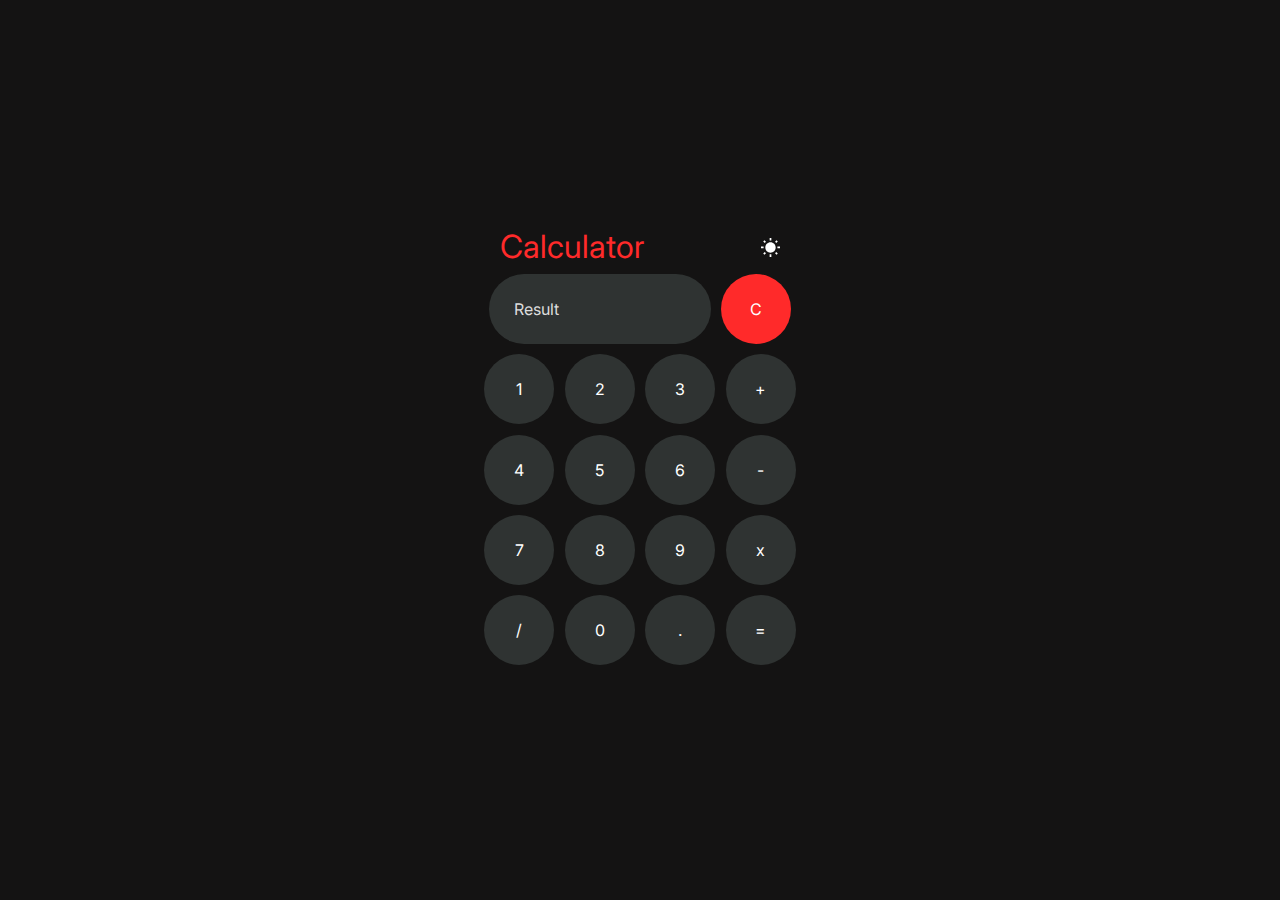
<file: level2 task1/index.html>
<!DOCTYPE html>
<html lang="en">

<head>
  <meta charset="utf-8" />
  <meta http-equiv="X-UA-Compatible" content="IE=edge" />
  <title>Calculator</title>
  <!-- <meta name="description" content="Simple Calculator With Dark Mode." />
  <meta name="viewport" content="width=device-width, initial-scale=1" />
  <link rel="icon" type="image/x-icon" href="assets/calculator.ico"> -->
  <link rel="stylesheet" href="styles/dark.css" id="theme" />
  <link rel="preconnect" href="https://fonts.googleapis.com">
  <link rel="preconnect" href="https://fonts.gstatic.com" crossorigin>
  <link href="https://fonts.googleapis.com/css2?family=Inter:wght@300;400&display=swap" rel="stylesheet">
</head>

<body>
  <div class="wrapper">
    <div class="container">
      <div class="header-container">
        
        <h1 id="toast">Calculator</h1>
        <div class="top-buttons">
          
          <button type="button" onclick="changeTheme()" class="theme-button">
            <img src="SunIcon.svg" alt="Theme Icon" height="19" width="19" id="theme-icon">
          </button>
        </div>
      </div>
      <div class="first-row">
        <input type="text" name="result" id="result" placeholder="Result" readonly />
        <input type="button" value="C" onclick="result.value=''" id="clear-button" />
      </div>
      <div class="second-row">
        <input type="button" value="1" onclick="liveScreen(1)" />
        <input type="button" value="2" onclick="liveScreen(2)" />
        <input type="button" value="3" onclick="liveScreen(3)" />
        <input class="op" type="button" value="+" onclick="liveScreen('+')" />
      </div>
      <div class="third-row">
        <input type="button" value="4" onclick=" liveScreen(4)" />
        <input type="button" value="5" onclick=" liveScreen(5)" />
        <input type="button" value="6" onclick=" liveScreen(6)" />
        <input class="op" type="button" value="-" onclick="liveScreen('-')" />
      </div>
      <div class="fourth-row">
        <input type="button" value="7" onclick="liveScreen(7)" />
        <input type="button" value="8" onclick="liveScreen(8)" />
        <input type="button" value="9" onclick=" liveScreen(9)" />
        <input class="op" type="button" value="x" onclick="liveScreen('*')" />
      </div>
      <div class="fifth-row">
        <input type="button" value="/" onclick="liveScreen('/')" />
        <input type="button" value="0" onclick="liveScreen(0)" />
        <input type="button" value="." onclick="liveScreen('.')" />
        <input class="op" type="button" value="=" onclick="calculate(result.value)" />
      </div>
    </div>
  </div>
  <script src="script.js">
  </script>
</body>

</html>
</file>
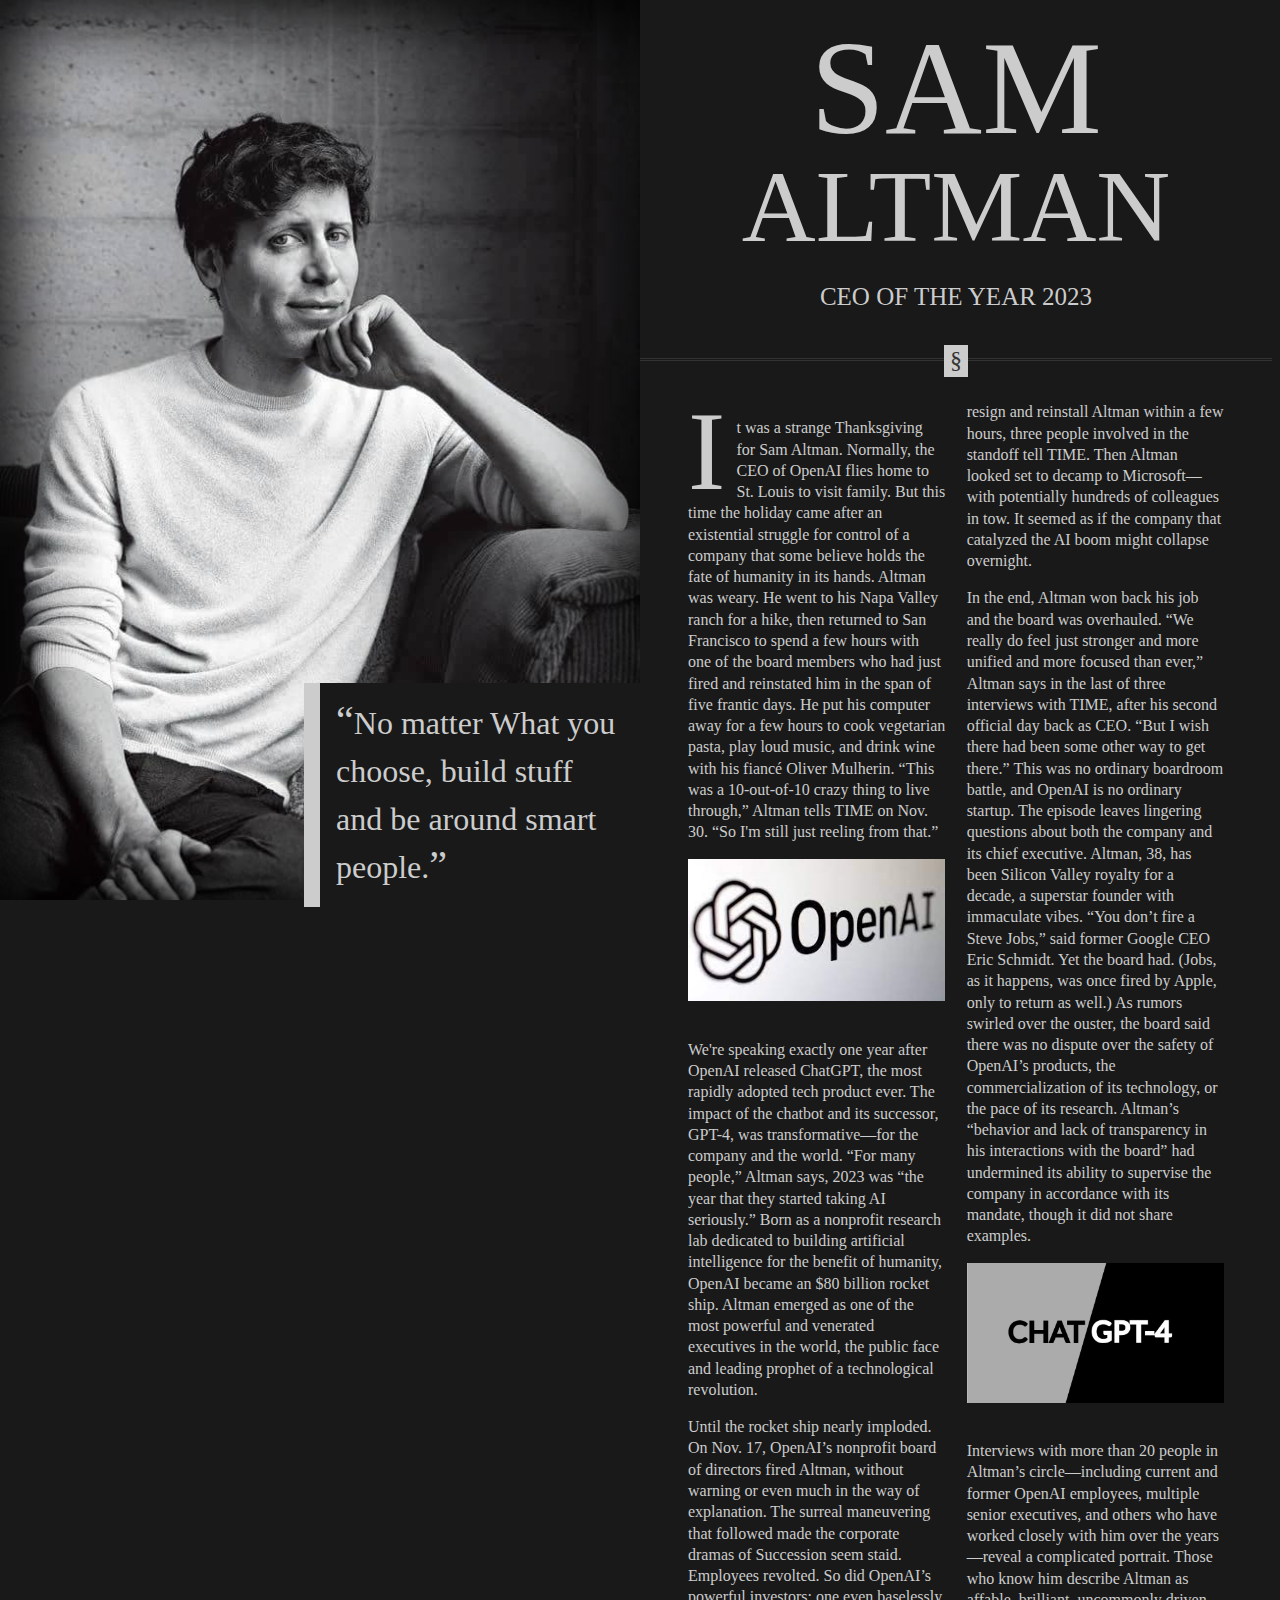
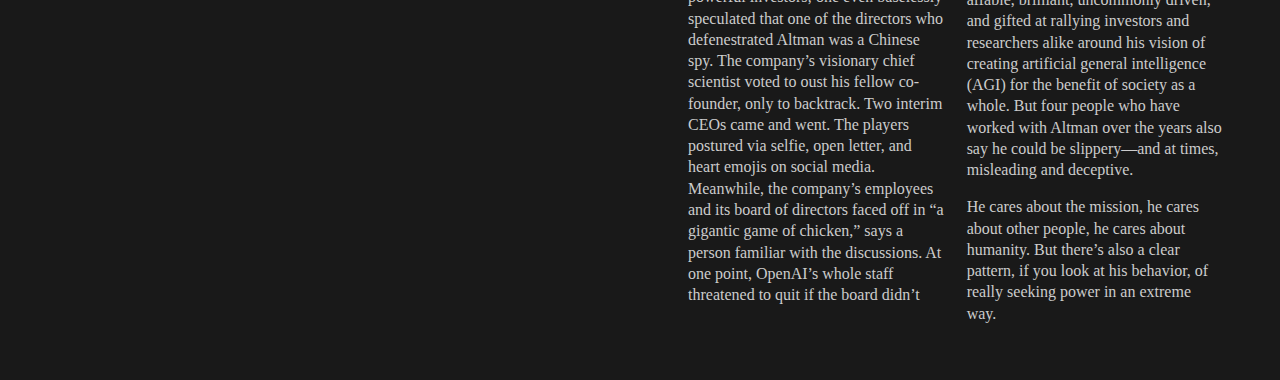
<file: level2 task2/index.html>
<!DOCTYPE html>
<html lang="en">
  <head>
    <meta charset="UTF-8" />
    <meta name="viewport" content="width=device-width, initial-scale=1.0" />
    <link rel="stylesheet" href="style.css" />
    <title>Admiration</title>
  </head>
  <body>
    <div class="profile"></div>
    <article>
      <header>
        <h1>
          <div class="headline-1">Sam</div>
          <div class="headline-2">Altman</div>
        </h1>
        <p class="subheading">
            CEO OF THE YEAR 2023
        </p>
      </header>
      <hr />
      <section>
        <p>
            It was a strange Thanksgiving for Sam Altman. Normally, the CEO of OpenAI flies home to St. Louis to visit family. But this time the holiday came after an existential struggle for control of a company that some believe holds the fate of humanity in its hands. Altman was weary. He went to his Napa Valley ranch for a hike, then returned to San Francisco to spend a few hours with one of the board members who had just fired and reinstated him in the span of five frantic days. He put his computer away for a few hours to cook vegetarian pasta, play loud music, and drink wine with his fiancé Oliver Mulherin. “This was a 10-out-of-10 crazy thing to live through,” Altman tells TIME on Nov. 30. “So I'm still just reeling from that.”
        </p>
        <img
          alt=""
          src="openai.jpg"
        />
        <p>
            We're speaking exactly one year after OpenAI released ChatGPT, the most rapidly adopted tech product ever. The impact of the chatbot and its successor, GPT-4, was transformative—for the company and the world. “For many people,” Altman says, 2023 was “the year that they started taking AI seriously.” Born as a nonprofit research lab dedicated to building artificial intelligence for the benefit of humanity, OpenAI became an $80 billion rocket ship. Altman emerged as one of the most powerful and venerated executives in the world, the public face and leading prophet of a technological revolution.
        </p>
        <blockquote>No matter What you choose, build stuff and be around smart people.</blockquote>
        <p>
            Until the rocket ship nearly imploded. On Nov. 17, OpenAI’s nonprofit board of directors fired Altman, without warning or even much in the way of explanation. The surreal maneuvering that followed made the corporate dramas of Succession seem staid. Employees revolted. So did OpenAI’s powerful investors; one even baselessly speculated that one of the directors who defenestrated Altman was a Chinese spy. The company’s visionary chief scientist voted to oust his fellow co-founder, only to backtrack. Two interim CEOs came and went. The players postured via selfie, open letter, and heart emojis on social media. Meanwhile, the company’s employees and its board of directors faced off in “a gigantic game of chicken,” says a person familiar with the discussions. At one point, OpenAI’s whole staff threatened to quit if the board didn’t resign and reinstall Altman within a few hours, three people involved in the standoff tell TIME. Then Altman looked set to decamp to Microsoft—with potentially hundreds of colleagues in tow. It seemed as if the company that catalyzed the AI boom might collapse overnight.
        </p>
        <p>
            In the end, Altman won back his job and the board was overhauled. “We really do feel just stronger and more unified and more focused than ever,” Altman says in the last of three interviews with TIME, after his second official day back as CEO. “But I wish there had been some other way to get there.” This was no ordinary boardroom battle, and OpenAI is no ordinary startup. The episode leaves lingering questions about both the company and its chief executive. Altman, 38, has been Silicon Valley royalty for a decade, a superstar founder with immaculate vibes. “You don’t fire a Steve Jobs,” said former Google CEO Eric Schmidt. Yet the board had. (Jobs, as it happens, was once fired by Apple, only to return as well.) As rumors swirled over the ouster, the board said there was no dispute over the safety of OpenAI’s products, the commercialization of its technology, or the pace of its research. Altman’s “behavior and lack of transparency in his interactions with the board” had undermined its ability to supervise the company in accordance with its mandate, though it did not share examples.
        </p>
        <img
          alt="Tank"
          src="chtgpt.jpg"
        />
        <p>
            Interviews with more than 20 people in Altman’s circle—including current and former OpenAI employees, multiple senior executives, and others who have worked closely with him over the years—reveal a complicated portrait. Those who know him describe Altman as affable, brilliant, uncommonly driven, and gifted at rallying investors and researchers alike around his vision of creating artificial general intelligence (AGI) for the benefit of society as a whole. But four people who have worked with Altman over the years also say he could be slippery—and at times, misleading and deceptive. 
        </p>
        <p>
            He cares about the mission, he cares about other people, he cares about humanity. But there’s also a clear pattern, if you look at his behavior, of really seeking power in an extreme way.
        </p>
      </section>
    </article>
    
  </body>
</html>
</file>
<file: level2 task1/styles/dark.css>
* {
  box-sizing: border-box;
  padding: 0;
  margin: 0;
  font-family: Inter, -apple-system, BlinkMacSystemFont, 'Segoe UI', 'Open Sans';
  
}

#toast{
  color: rgba(255, 42, 42);
}

::placeholder {
  color: rgb(221, 221, 221);
}

.wrapper {
  height: 100vh;
  width: 100%;
  display: flex;
  justify-content: center;
  flex-direction: column;
  align-items: center;
  background-color: rgb(20, 19, 19);
  transition: 0.8s all;
}

h1 {
  margin-bottom: 1.5%;
  color: #fff;
  font-weight: normal;
}

.container {
  width: 350px;
  display: flex;
  justify-content: center;
  flex-direction: column;
  align-items: center;
}

.header-container {
  display: flex;
  justify-content: space-between;
  align-items: center;
  width: 80%;
}

.top-buttons {
  display: flex;
  align-items: center;

}

input {
  padding: 25px;
  color: rgb(255, 255, 255);
  font-size: 1em;
  cursor: pointer;
  width: 70px;
  background-color: rgb(47, 51, 50);
  border: none;
  outline: none;
  border-radius: 100px;
  margin: 0.2em;
}

.first-row,
.second-row,
.third-row,
.fourth-row,
.fifth-row {
  margin-bottom: 4px;
}

input[type="text"] {
  background-color: rgb(47, 51, 50);
  width: 222.5px;
}

input[type="button"]:hover {
  background-color: rgb(101, 101, 101);
  color: #fff;
}

#clear-button {
  color: #fff;
  background-color: rgb(255, 42, 42);
}

a {
  text-decoration: none;
  color: #fff;
}

#github-icon {
  margin-right: 10px;
}

.theme-button {
  all: unset;
  cursor: pointer;
}
</file>
<file: level2 task2/style.css>
html {
    font: 400 1em/1.33 "Times New Roman";
    background-color: #191919;
  }
  
  body {
    padding-bottom: 3em;
  }
  
  .profile {
    background: url("sam\ altman\ pic.jpg") center 30%;
    box-shadow: inset 0 0 5em 1em #000;
    height: 50vh;
    background-size: cover;
  }
  
  .profile {
    width: 50%;
    position: fixed;
    top: 0;
    left: 0;
    bottom: 0;
    height: auto;
  }
  
  hr {
    overflow: visible;
    padding: 0;
    border: none;
    border-top: medium double #333;
    color: #333;
    text-align: center;
  }
  
  hr:after {
    content: "§";
    display: inline-block;
    position: relative;
    top: -0.7em;
    font-size: 1.5em;
    padding: 0 0.25em;
    background: #cccccc;
  }
  
  article {
    color: #ccc;
  }
  
  article {
    margin-left: 50%;
    position: relative;
    max-width: 66em;
  }
  
  header {
    text-align: center;
    padding: 0 2em;
  }
  
  h1 {
    text-transform: uppercase;
    font-weight: 400;
  
    .headline-1,
    .headline-2 {
      line-height: 1;
    }
  
    .headline-1 {
      font-size: 10.5vw;
    }
  
    .headline-2 {
      font-size: 8vw;
    }
  }
  
  .subheading {
    color: #ccc;
    font-size: 1.5625em;
    max-width: 25em;
    margin: 0 auto;
    text-align: center;
    padding-bottom: 1.5em;
  }
  
  section {
    column-width: 14em;
    column-gap: 1.33em;
    padding: 0 3em;
      
    p:first-of-type:first-letter {
    float: left;
    font-size: 7em;
    line-height: 1;
    margin-top: -0.2em;
    margin-bottom: -0.2em;
    margin-right: 0.1em;
    }
  }
  
  img {
    max-width: 100%;
    margin-bottom: 1.33em;
    vertical-align: middle;
  }
  
  blockquote {
    border-left: 0.5em solid #ccc;
    font-size: 2em;
    padding: 0.5em;
    line-height: 1.5;
    margin-left: 0;
    margin-right: 0;
    position: absolute;
    right: 100%;
    top: 70vh;
    width: 9em;
    background: #191919;
  
    &::before,
    &::after {
      color: #ccc;
      font-size: 1.25em;
      line-height: 0;
    }
  
    &::before {
      content: open-quote;
    }
  
    &::after {
      content: close-quote;
    }
  }
</file>
